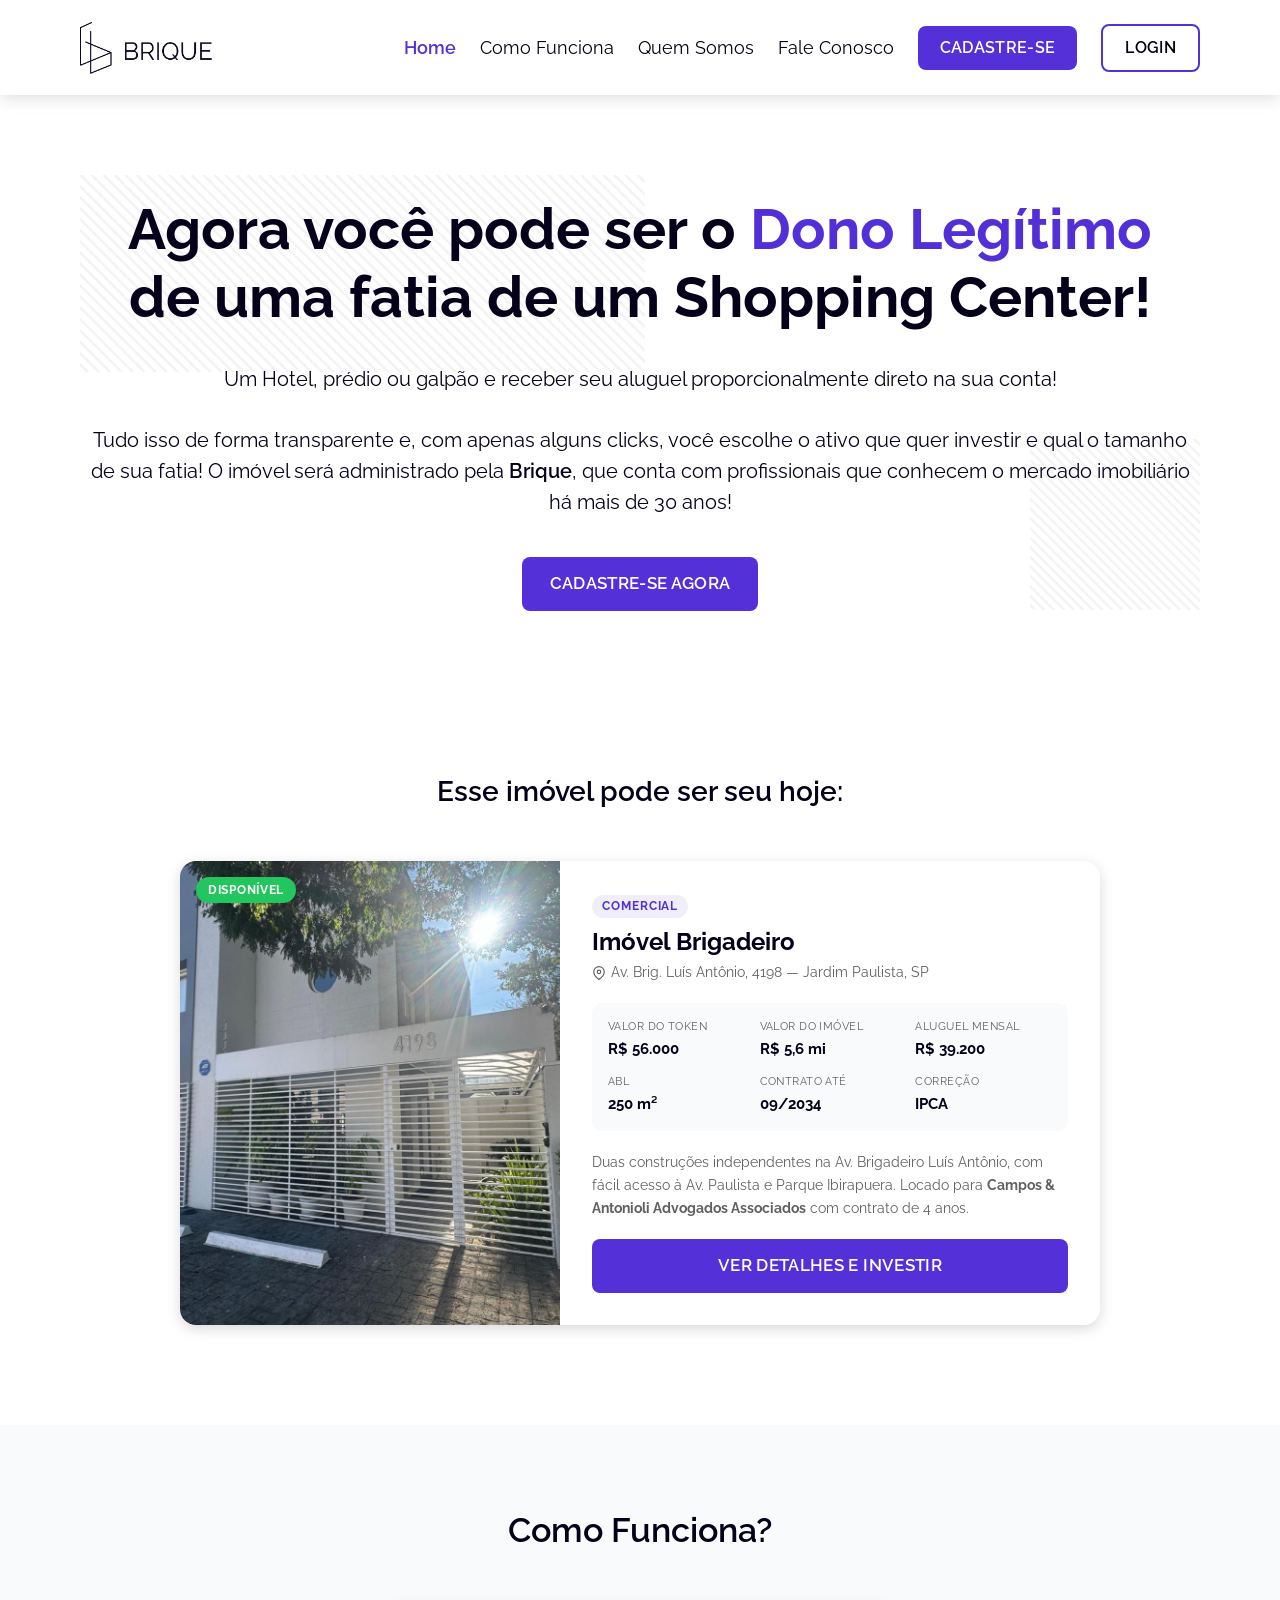
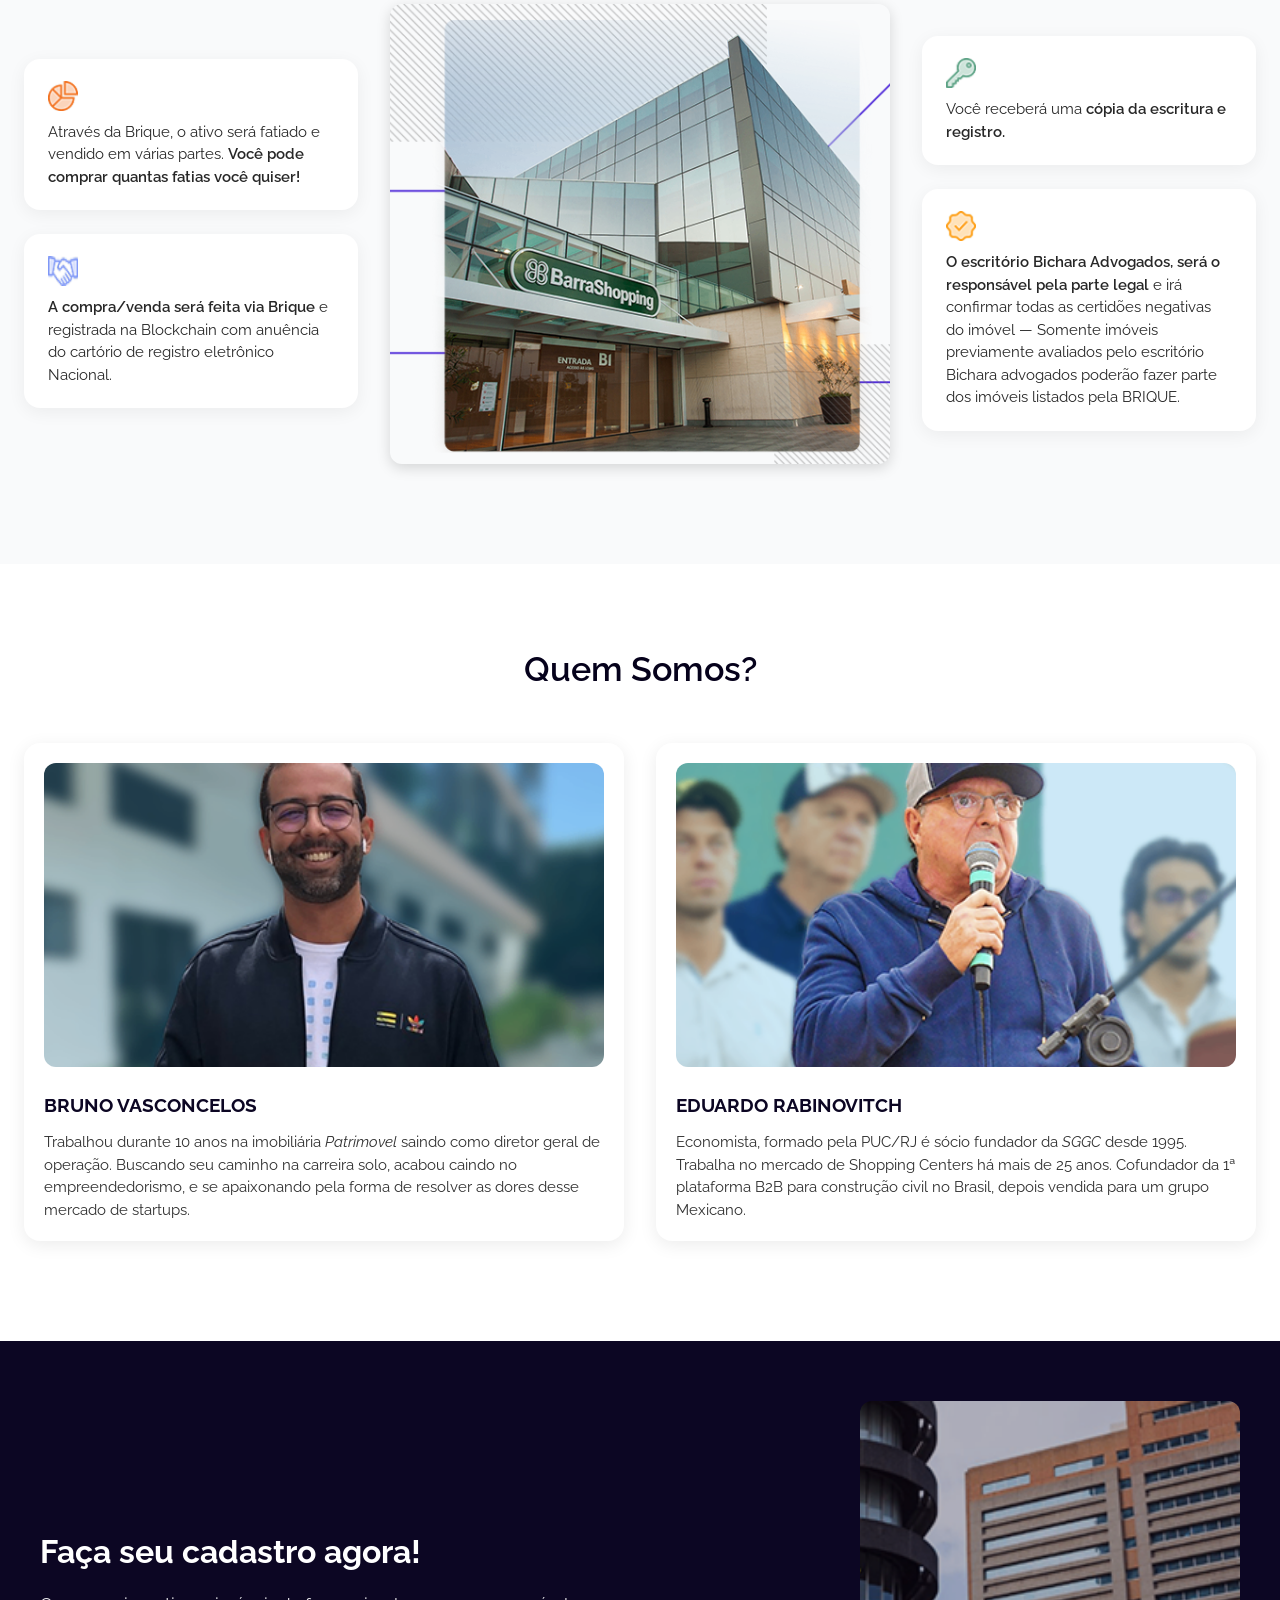
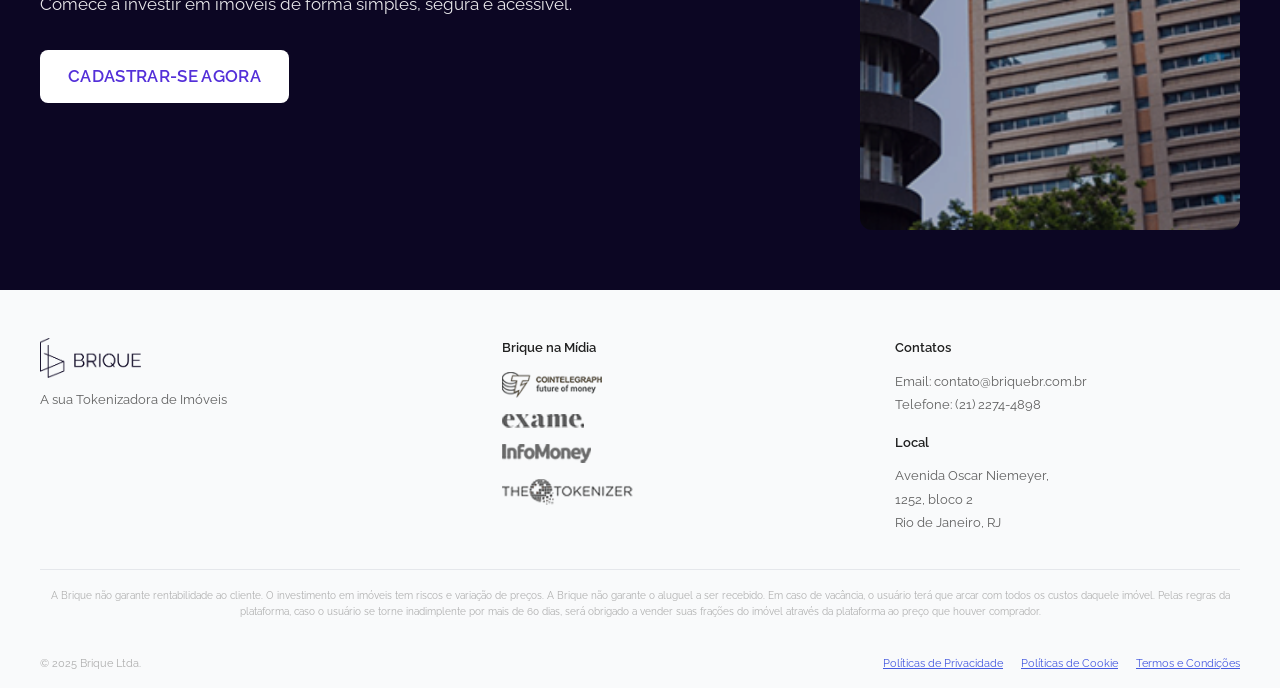
<file: index.html>
<!DOCTYPE html>
<html lang="pt-BR">
<head>
  <meta charset="UTF-8">
  <meta name="viewport" content="width=device-width, initial-scale=1.0">
  <title>Brique — A sua Tokenizadora de Imóveis</title>
  <meta name="description" content="A Brique é uma plataforma inovadora que transforma a maneira como você investe em imóveis. Seja dono de uma fatia de um Shopping Center, Hotel ou prédio e receba seu aluguel proporcionalmente.">
  <link rel="preconnect" href="https://fonts.googleapis.com">
  <link rel="preconnect" href="https://fonts.gstatic.com" crossorigin>
  <link href="https://fonts.googleapis.com/css2?family=Raleway:ital,wght@0,400;0,500;0,600;0,700;1,400&display=swap" rel="stylesheet">
  <link rel="stylesheet" href="css/style.css">
  <link rel="icon" type="image/png" href="assets/logos/brique.png">
</head>
<body>

  <!-- ============== HEADER (injetado por partials.js) ============== -->
  <div id="site-header"></div>

  <main>

    <!-- ============== S1 — HERO ============== -->
    <section class="hero">
      <div class="hero__inner">
        <h1 class="hero__title">
          Agora você pode ser o <em>Dono Legítimo</em><br>
          de uma fatia de um Shopping Center!
        </h1>
        <p class="hero__subtitle">
          Um Hotel, prédio ou galpão e receber seu aluguel proporcionalmente direto na sua conta!<br><br>
          Tudo isso de forma transparente e, com apenas alguns clicks, você escolhe o ativo que quer investir
          e qual o tamanho de sua fatia! O imóvel será administrado pela <strong>Brique</strong>, que conta com
          profissionais que conhecem o mercado imobiliário há mais de 30 anos!
        </p>
        <a href="https://app.briquebr.com.br/auth/signUp" class="btn btn-primary">Cadastre-se Agora</a>
      </div>
    </section>

    <!-- ============== S2 — IMÓVEL DISPONÍVEL ============== -->
    <section class="section-carrossel">
      <div class="container-wide">
        <h2 class="section-carrossel__title">Esse imóvel pode ser seu hoje:</h2>

        <div class="imovel-card">
          <div class="imovel-card__img">
            <img src="assets/images/imovel-brigadeiro.jpg" alt="Imóvel Brigadeiro — Av. Brigadeiro Luís Antônio, São Paulo">
            <span class="imovel-card__badge">Disponível</span>
          </div>
          <div class="imovel-card__body">
            <div class="imovel-card__header">
              <span class="imovel-card__tipo">Comercial</span>
              <h3 class="imovel-card__name">Imóvel Brigadeiro</h3>
              <p class="imovel-card__location">
                <svg viewBox="0 0 24 24" fill="none" stroke="currentColor" stroke-width="2" stroke-linecap="round" stroke-linejoin="round" width="14" height="14"><path d="M21 10c0 7-9 13-9 13s-9-6-9-13a9 9 0 0 1 18 0z"/><circle cx="12" cy="10" r="3"/></svg>
                Av. Brig. Luís Antônio, 4198 — Jardim Paulista, SP
              </p>
            </div>

            <div class="imovel-card__stats">
              <div class="imovel-card__stat">
                <span class="imovel-card__stat-label">Valor do Token</span>
                <span class="imovel-card__stat-value">R$ 56.000</span>
              </div>
              <div class="imovel-card__stat">
                <span class="imovel-card__stat-label">Valor do Imóvel</span>
                <span class="imovel-card__stat-value">R$ 5,6 mi</span>
              </div>
              <div class="imovel-card__stat">
                <span class="imovel-card__stat-label">Aluguel Mensal</span>
                <span class="imovel-card__stat-value">R$ 39.200</span>
              </div>
              <div class="imovel-card__stat">
                <span class="imovel-card__stat-label">ABL</span>
                <span class="imovel-card__stat-value">250 m²</span>
              </div>
              <div class="imovel-card__stat">
                <span class="imovel-card__stat-label">Contrato até</span>
                <span class="imovel-card__stat-value">09/2034</span>
              </div>
              <div class="imovel-card__stat">
                <span class="imovel-card__stat-label">Correção</span>
                <span class="imovel-card__stat-value">IPCA</span>
              </div>
            </div>

            <p class="imovel-card__desc">
              Duas construções independentes na Av. Brigadeiro Luís Antônio, com fácil acesso à Av. Paulista e Parque Ibirapuera. Locado para <strong>Campos & Antonioli Advogados Associados</strong> com contrato de 4 anos.
            </p>

            <a href="https://app.briquebr.com.br/item/imovel-brigadeiro" class="btn btn-primary imovel-card__cta">
              Ver detalhes e investir
            </a>
          </div>
        </div>

      </div>
    </section>

    <!-- ============== S3 — COMO FUNCIONA ============== -->
    <section class="section-how">
      <div class="container">
        <h2 class="section-title">Como Funciona?</h2>

        <div class="how__grid">
          <div class="how__col">
            <div class="how__card">
              <img class="how__card__icon" src="assets/icons/ico1.png" alt="">
              <p>
                Através da Brique, o ativo será fatiado e vendido em várias partes.
                <strong>Você pode comprar quantas fatias você quiser!</strong>
              </p>
            </div>
            <div class="how__card">
              <img class="how__card__icon" src="assets/icons/ico2.png" alt="">
              <p>
                <strong>A compra/venda será feita via Brique</strong> e registrada na Blockchain
                com anuência do cartório de registro eletrônico Nacional.
              </p>
            </div>
          </div>

          <div class="how__photo">
            <img src="assets/images/bradesco.png" alt="Imóvel Brique">
          </div>

          <div class="how__col">
            <div class="how__card">
              <img class="how__card__icon" src="assets/icons/ico3.png" alt="">
              <p>Você receberá uma <strong>cópia da escritura e registro.</strong></p>
            </div>
            <div class="how__card">
              <img class="how__card__icon" src="assets/icons/ico4.png" alt="">
              <p>
                <strong>O escritório Bichara Advogados, será o responsável pela parte legal</strong>
                e irá confirmar todas as certidões negativas do imóvel — Somente imóveis previamente
                avaliados pelo escritório Bichara advogados poderão fazer parte dos imóveis listados pela BRIQUE.
              </p>
            </div>
          </div>
        </div>
      </div>
    </section>

    <!-- ============== S4 — QUEM SOMOS ============== -->
    <section class="section-who">
      <div class="container">
        <h2 class="section-title">Quem Somos?</h2>

        <div class="who__grid">
          <article class="who__card">
            <div class="who__photo">
              <img src="assets/images/bruno.png" alt="Bruno Vasconcelos">
            </div>
            <h3 class="who__name">Bruno Vasconcelos</h3>
            <p class="who__bio">
              Trabalhou durante 10 anos na imobiliária <em>Patrimovel</em> saindo como diretor geral de operação.
              Buscando seu caminho na carreira solo, acabou caindo no empreendedorismo, e se apaixonando pela
              forma de resolver as dores desse mercado de startups.
            </p>
          </article>

          <article class="who__card">
            <div class="who__photo">
              <img src="assets/images/eduardo.png" alt="Eduardo Rabinovitch">
            </div>
            <h3 class="who__name">Eduardo Rabinovitch</h3>
            <p class="who__bio">
              Economista, formado pela PUC/RJ é sócio fundador da <em>SGGC</em> desde 1995. Trabalha no mercado
              de Shopping Centers há mais de 25 anos. Cofundador da 1ª plataforma B2B para construção civil no
              Brasil, depois vendida para um grupo Mexicano.
            </p>
          </article>
        </div>
      </div>
    </section>

    <!-- ============== S5 — CTA CADASTRAR ============== -->
    <section class="section-cta" id="cadastro">
      <div class="cta__inner">
        <div>
          <h2 class="cta__title">Faça seu cadastro agora!</h2>
          <p class="cta__text">Comece a investir em imóveis de forma simples, segura e acessível.</p>
          <a href="https://app.briquebr.com.br/auth/signUp" class="btn btn-primary">Cadastrar-se Agora</a>
        </div>
        <div class="cta__photo">
          <img src="assets/images/predios.png" alt="">
        </div>
      </div>
    </section>

  </main>

  <!-- ============== FOOTER (injetado por partials.js) ============== -->
  <div id="site-footer"></div>

  <script src="js/partials.js"></script>
  <script src="js/main.js" defer></script>
</body>
</html>
</file>
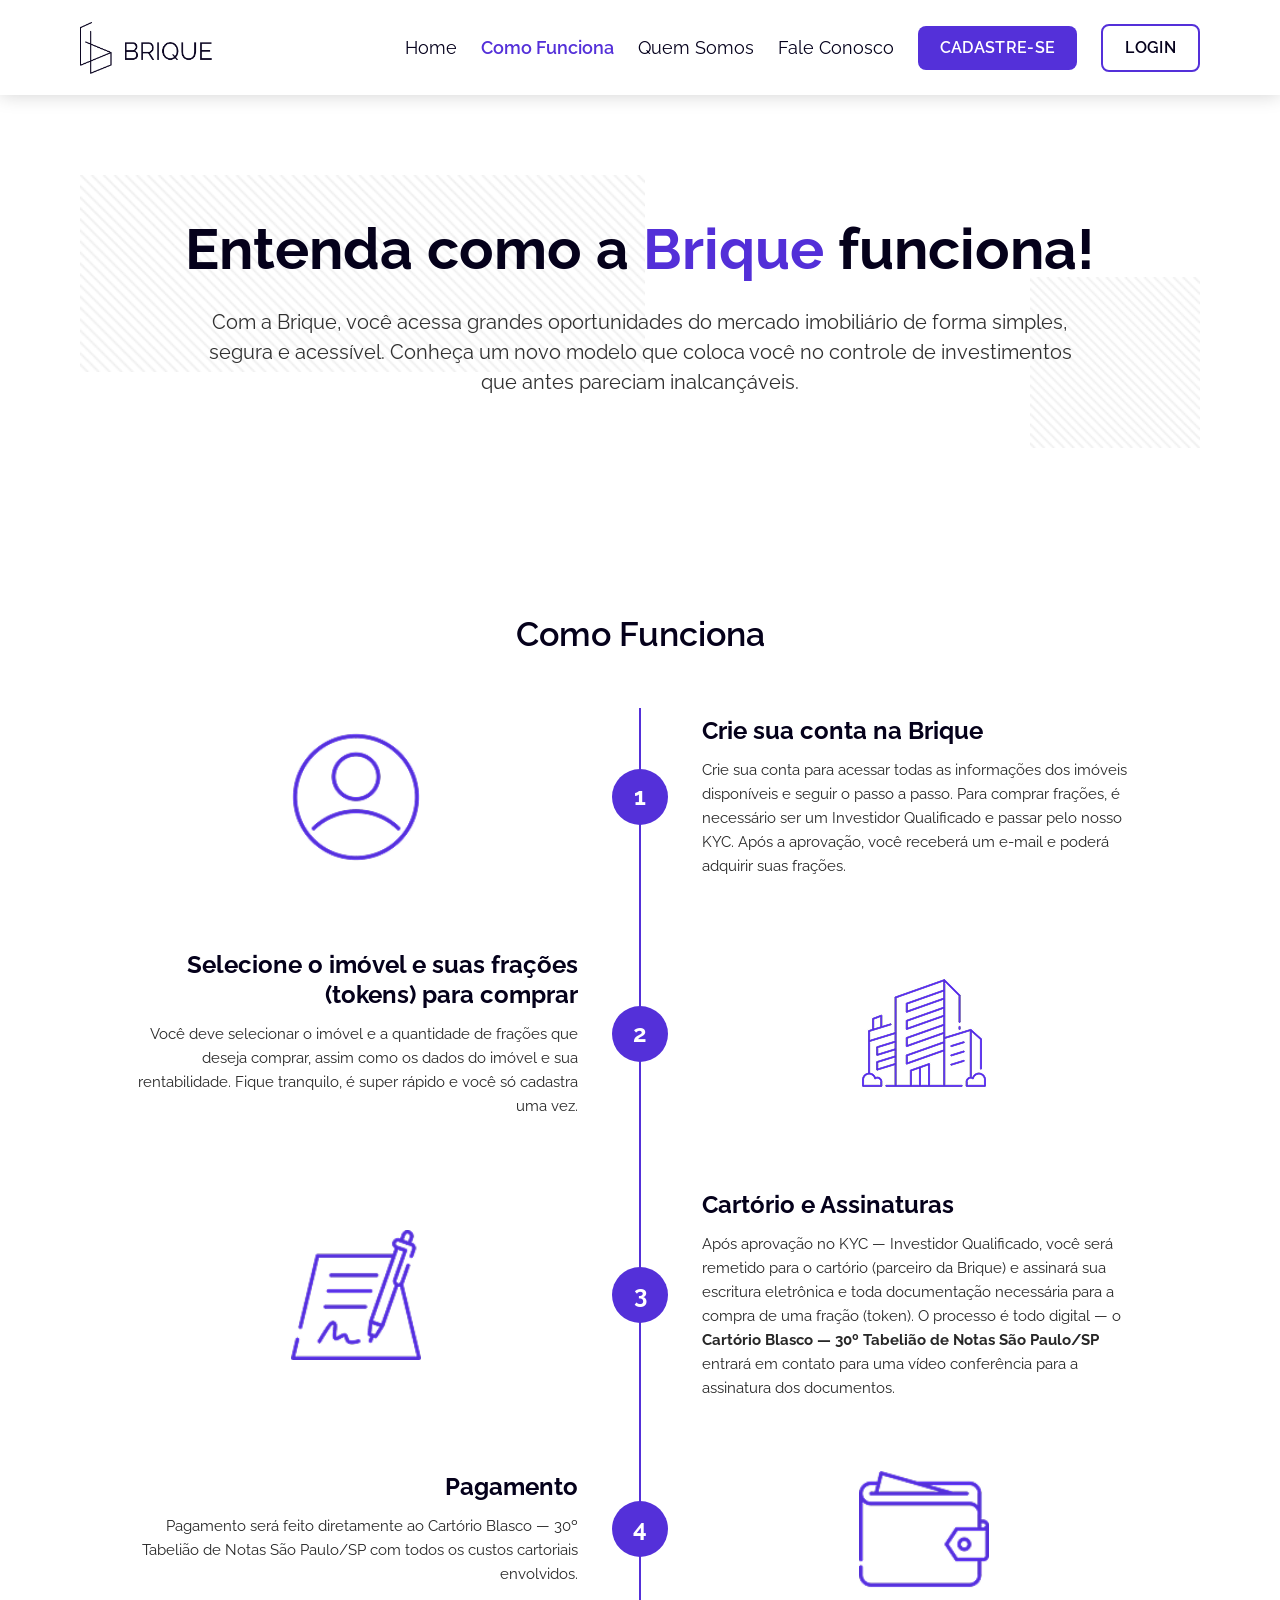
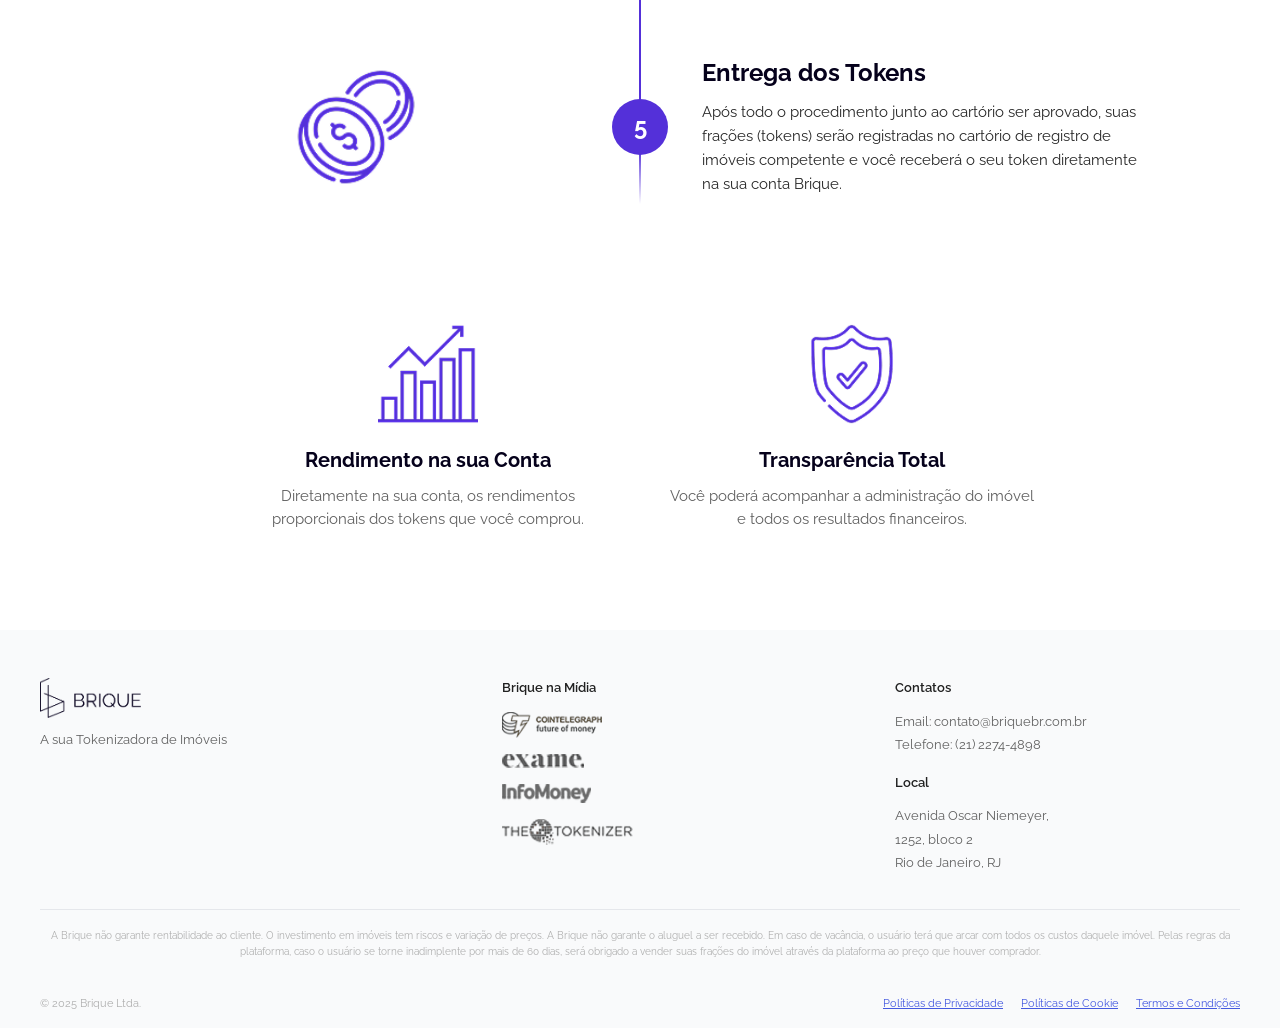
<file: como-funciona.html>
<!DOCTYPE html>
<html lang="pt-BR">
<head>
  <meta charset="UTF-8">
  <meta name="viewport" content="width=device-width, initial-scale=1.0">
  <title>Como Funciona — Brique</title>
  <meta name="description" content="Entenda como a Brique funciona. Com a Brique, você acessa grandes oportunidades do mercado imobiliário de forma simples, segura e acessível.">
  <link rel="preconnect" href="https://fonts.googleapis.com">
  <link rel="preconnect" href="https://fonts.gstatic.com" crossorigin>
  <link href="https://fonts.googleapis.com/css2?family=Raleway:ital,wght@0,400;0,500;0,600;0,700;1,400&display=swap" rel="stylesheet">
  <link rel="stylesheet" href="css/style.css">
  <link rel="icon" type="image/png" href="assets/logos/brique.png">
</head>
<body>

  <div id="site-header"></div>

  <main>

    <!-- ============== S1 — BANNER ============== -->
    <section class="page-banner">
      <div class="page-banner__inner">
        <h1 class="page-banner__title">Entenda como a <em>Brique</em> funciona!</h1>
        <p class="page-banner__subtitle">
          Com a Brique, você acessa grandes oportunidades do mercado imobiliário de forma
          simples, segura e acessível. Conheça um novo modelo que coloca você no controle
          de investimentos que antes pareciam inalcançáveis.
        </p>
      </div>
    </section>

    <!-- ============== S2 — TIMELINE ============== -->
    <section class="section-timeline">
      <h2 class="section-title">Como Funciona</h2>

      <div class="timeline">
        <!-- Etapa 1 -->
        <div class="timeline__step">
          <div class="timeline__icon"><img src="assets/icons/user.png" alt=""></div>
          <div class="timeline__center"><div class="timeline__num">1</div></div>
          <div class="timeline__text">
            <h3>Crie sua conta na Brique</h3>
            <p>
              Crie sua conta para acessar todas as informações dos imóveis disponíveis e seguir o
              passo a passo. Para comprar frações, é necessário ser um Investidor Qualificado e passar
              pelo nosso KYC. Após a aprovação, você receberá um e-mail e poderá adquirir suas frações.
            </p>
          </div>
        </div>

        <!-- Etapa 2 -->
        <div class="timeline__step timeline__step--right">
          <div class="timeline__icon"><img src="assets/icons/building.png" alt=""></div>
          <div class="timeline__center"><div class="timeline__num">2</div></div>
          <div class="timeline__text">
            <h3>Selecione o imóvel e suas frações (tokens) para comprar</h3>
            <p>
              Você deve selecionar o imóvel e a quantidade de frações que deseja comprar, assim como
              os dados do imóvel e sua rentabilidade. Fique tranquilo, é super rápido e você só cadastra uma vez.
            </p>
          </div>
        </div>

        <!-- Etapa 3 -->
        <div class="timeline__step">
          <div class="timeline__icon"><img src="assets/icons/contract.png" alt=""></div>
          <div class="timeline__center"><div class="timeline__num">3</div></div>
          <div class="timeline__text">
            <h3>Cartório e Assinaturas</h3>
            <p>
              Após aprovação no KYC — Investidor Qualificado, você será remetido para o cartório
              (parceiro da Brique) e assinará sua escritura eletrônica e toda documentação necessária
              para a compra de uma fração (token). O processo é todo digital — o
              <strong>Cartório Blasco — 30º Tabelião de Notas São Paulo/SP</strong> entrará em contato
              para uma vídeo conferência para a assinatura dos documentos.
            </p>
          </div>
        </div>

        <!-- Etapa 4 -->
        <div class="timeline__step timeline__step--right">
          <div class="timeline__icon"><img src="assets/icons/wallet.png" alt=""></div>
          <div class="timeline__center"><div class="timeline__num">4</div></div>
          <div class="timeline__text">
            <h3>Pagamento</h3>
            <p>
              Pagamento será feito diretamente ao Cartório Blasco — 30º Tabelião de Notas São Paulo/SP
              com todos os custos cartoriais envolvidos.
            </p>
          </div>
        </div>

        <!-- Etapa 5 -->
        <div class="timeline__step">
          <div class="timeline__icon"><img src="assets/icons/coins.png" alt=""></div>
          <div class="timeline__center"><div class="timeline__num">5</div></div>
          <div class="timeline__text">
            <h3>Entrega dos Tokens</h3>
            <p>
              Após todo o procedimento junto ao cartório ser aprovado, suas frações (tokens) serão
              registradas no cartório de registro de imóveis competente e você receberá o seu token
              diretamente na sua conta Brique.
            </p>
          </div>
        </div>
      </div>
    </section>

    <!-- ============== S3 — BENEFÍCIOS ============== -->
    <section class="section-benefits">
      <div class="benefits__grid">
        <article class="benefit">
          <div class="benefit__icon"><img src="assets/icons/chart.png" alt=""></div>
          <h3>Rendimento na sua Conta</h3>
          <p>Diretamente na sua conta, os rendimentos proporcionais dos tokens que você comprou.</p>
        </article>
        <article class="benefit">
          <div class="benefit__icon"><img src="assets/icons/shield.png" alt=""></div>
          <h3>Transparência Total</h3>
          <p>Você poderá acompanhar a administração do imóvel e todos os resultados financeiros.</p>
        </article>
      </div>
    </section>

  </main>

  <div id="site-footer"></div>

  <script src="js/partials.js"></script>
  <script src="js/main.js" defer></script>
</body>
</html>
</file>
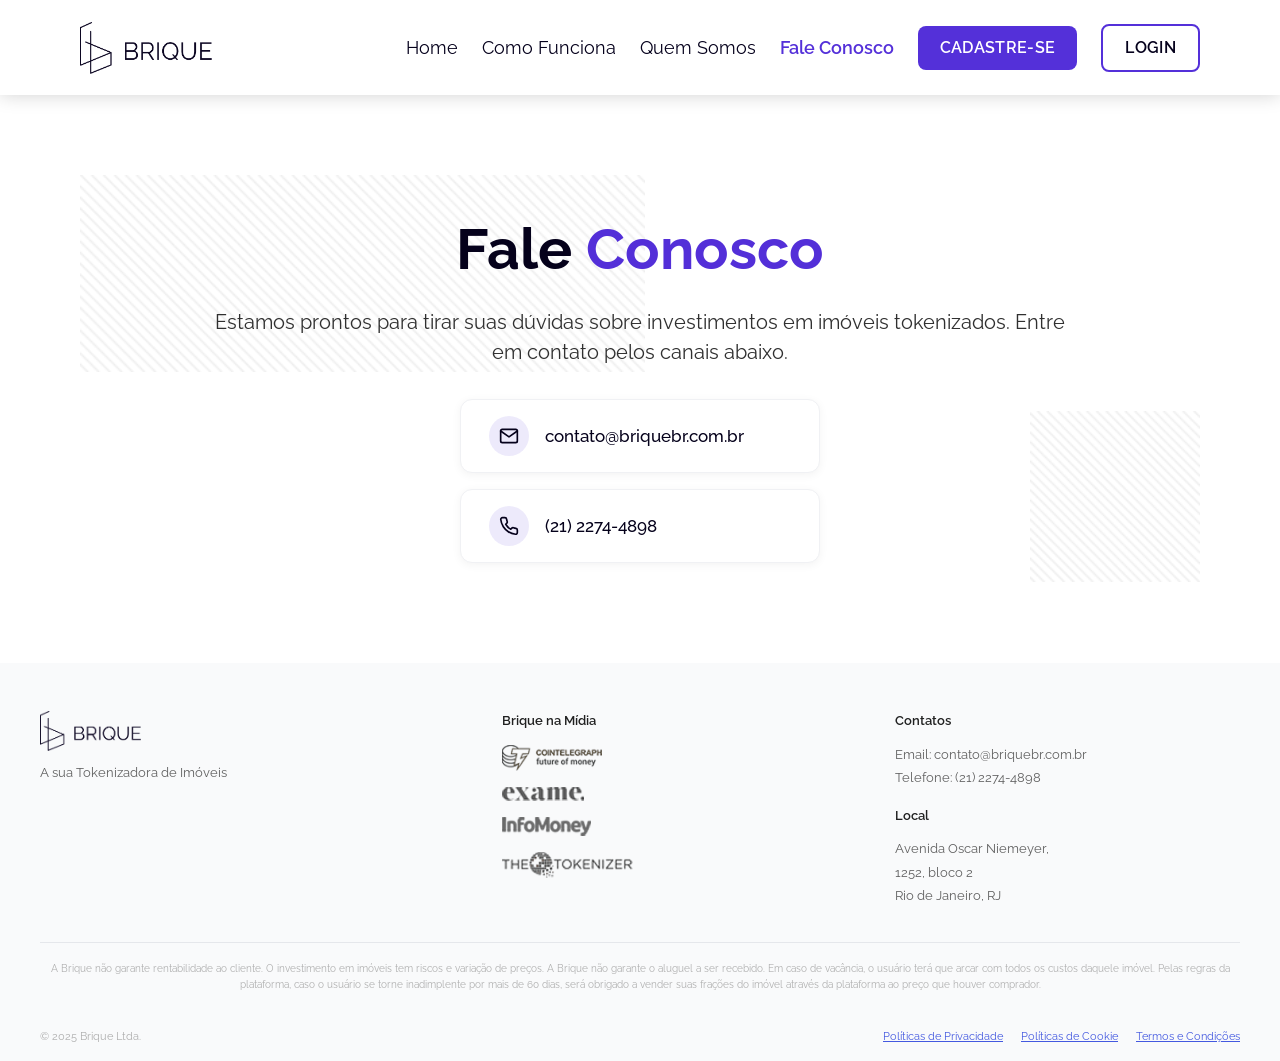
<file: contato.html>
<!DOCTYPE html>
<html lang="pt-BR">
<head>
  <meta charset="UTF-8">
  <meta name="viewport" content="width=device-width, initial-scale=1.0">
  <title>Fale Conosco — Brique</title>
  <meta name="description" content="Fale com a Brique. Tire suas dúvidas pelo email contato@briquebr.com.br ou telefone (21) 2274-4898.">
  <link rel="preconnect" href="https://fonts.googleapis.com">
  <link rel="preconnect" href="https://fonts.gstatic.com" crossorigin>
  <link href="https://fonts.googleapis.com/css2?family=Raleway:ital,wght@0,400;0,500;0,600;0,700;1,400&display=swap" rel="stylesheet">
  <link rel="stylesheet" href="css/style.css">
  <link rel="icon" type="image/png" href="assets/logos/brique.png">
</head>
<body>

  <div id="site-header"></div>

  <main>

    <!-- ============== S1 — BANNER CONTATO ============== -->
    <section class="page-banner">
      <div class="page-banner__inner">
        <h1 class="page-banner__title">Fale <em>Conosco</em></h1>
        <p class="page-banner__subtitle">
          Estamos prontos para tirar suas dúvidas sobre investimentos em imóveis tokenizados.
          Entre em contato pelos canais abaixo.
        </p>

        <div class="contact-cards">
          <a class="contact-card" href="mailto:contato@briquebr.com.br">
            <span class="contact-card__icon">
              <svg viewBox="0 0 24 24" fill="none" stroke="currentColor" stroke-width="2" stroke-linecap="round" stroke-linejoin="round">
                <path d="M4 4h16c1.1 0 2 .9 2 2v12c0 1.1-.9 2-2 2H4c-1.1 0-2-.9-2-2V6c0-1.1.9-2 2-2z"/>
                <polyline points="22,6 12,13 2,6"/>
              </svg>
            </span>
            <span>contato@briquebr.com.br</span>
          </a>

          <a class="contact-card" href="tel:+552122744898">
            <span class="contact-card__icon">
              <svg viewBox="0 0 24 24" fill="none" stroke="currentColor" stroke-width="2" stroke-linecap="round" stroke-linejoin="round">
                <path d="M22 16.92v3a2 2 0 0 1-2.18 2 19.79 19.79 0 0 1-8.63-3.07 19.5 19.5 0 0 1-6-6 19.79 19.79 0 0 1-3.07-8.67A2 2 0 0 1 4.11 2h3a2 2 0 0 1 2 1.72 12.84 12.84 0 0 0 .7 2.81 2 2 0 0 1-.45 2.11L8.09 9.91a16 16 0 0 0 6 6l1.27-1.27a2 2 0 0 1 2.11-.45 12.84 12.84 0 0 0 2.81.7A2 2 0 0 1 22 16.92z"/>
              </svg>
            </span>
            <span>(21) 2274-4898</span>
          </a>
        </div>

      </div>
    </section>

  </main>

  <div id="site-footer"></div>

  <script src="js/partials.js"></script>
  <script src="js/main.js" defer></script>
  <script type="module">
    import { submitLead } from './js/supabase.js';
    const form = document.getElementById('contact-form');
    const msgEl = form.querySelector('[data-contact-msg]');
    const btn = form.querySelector('[type="submit"]');

    form.addEventListener('submit', async (e) => {
      e.preventDefault();
      const data = Object.fromEntries(new FormData(form).entries());
      if (!data.nome || !data.email || !data.message) {
        msgEl.textContent = 'Preencha nome, e-mail e mensagem.';
        msgEl.className = 'lead-form__msg is-error';
        return;
      }
      btn.disabled = true;
      const originalLabel = btn.textContent;
      btn.textContent = 'Enviando...';
      msgEl.textContent = '';
      msgEl.className = 'lead-form__msg';

      try {
        await submitLead({
          nome: data.nome,
          email: data.email,
          whatsapp: data.whatsapp,
          message: data.message,
          source: 'contato',
        });
        msgEl.textContent = 'Mensagem enviada! Entraremos em contato em breve.';
        msgEl.className = 'lead-form__msg is-success';
        form.reset();
      } catch (err) {
        console.error(err);
        msgEl.textContent = 'Não foi possível enviar agora. Tente novamente em instantes.';
        msgEl.className = 'lead-form__msg is-error';
      } finally {
        btn.disabled = false;
        btn.textContent = originalLabel;
      }
    });
  </script>
</body>
</html>
</file>
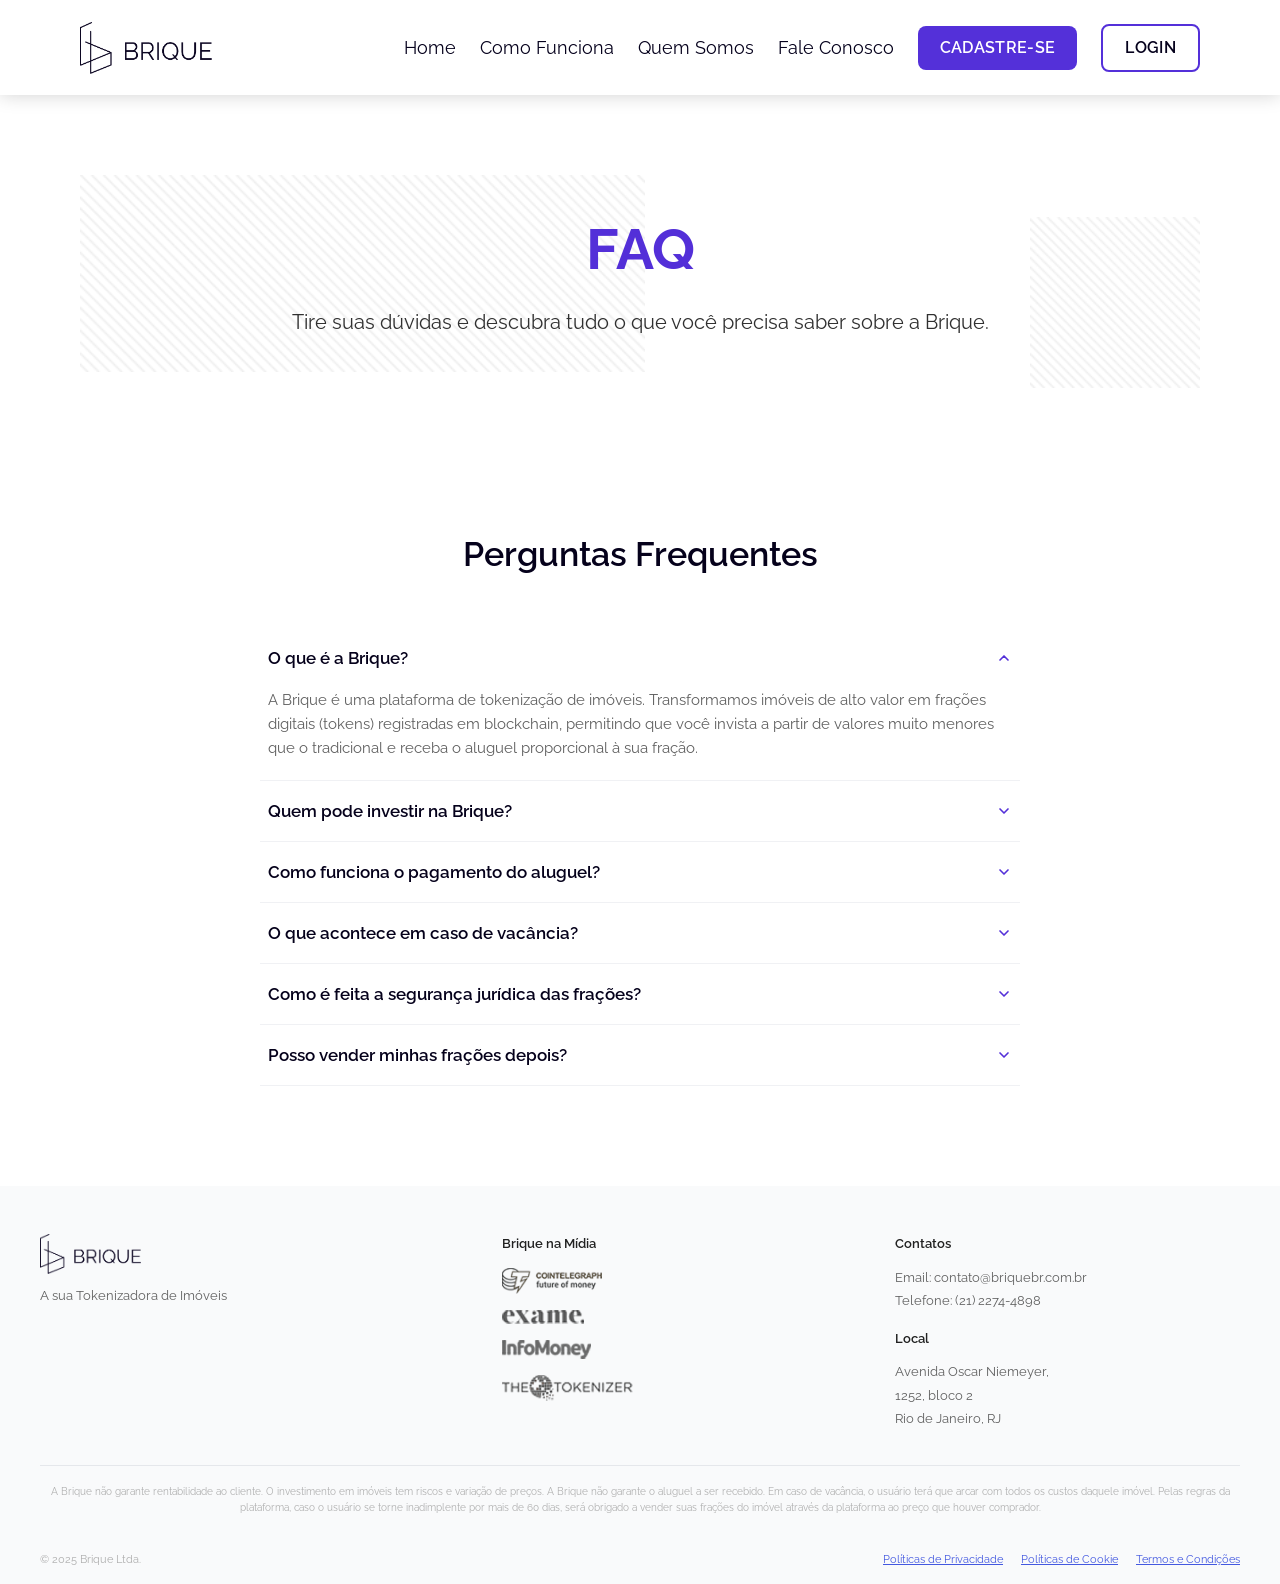
<file: faq.html>
<!DOCTYPE html>
<html lang="pt-BR">
<head>
  <meta charset="UTF-8">
  <meta name="viewport" content="width=device-width, initial-scale=1.0">
  <title>FAQ — Brique</title>
  <meta name="description" content="Tire suas dúvidas e descubra tudo o que você precisa saber sobre a Brique.">
  <link rel="preconnect" href="https://fonts.googleapis.com">
  <link rel="preconnect" href="https://fonts.gstatic.com" crossorigin>
  <link href="https://fonts.googleapis.com/css2?family=Raleway:ital,wght@0,400;0,500;0,600;0,700;1,400&display=swap" rel="stylesheet">
  <link rel="stylesheet" href="css/style.css">
  <link rel="icon" type="image/png" href="assets/logos/brique.png">
</head>
<body>

  <div id="site-header"></div>

  <main>

    <!-- ============== S1 — BANNER FAQ ============== -->
    <section class="page-banner">
      <div class="page-banner__inner">
        <h1 class="page-banner__title"><em>FAQ</em></h1>
        <p class="page-banner__subtitle">
          Tire suas dúvidas e descubra tudo o que você precisa saber sobre a Brique.
        </p>
      </div>
    </section>

    <!-- ============== S2 — PERGUNTAS FREQUENTES ============== -->
    <section class="section-faq">
      <h2 class="section-title">Perguntas Frequentes</h2>

      <div class="faq">

        <div class="faq__item is-open" data-faq-item>
          <button class="faq__trigger" data-faq-trigger aria-expanded="true">
            <span>O que é a Brique?</span>
            <svg class="faq__chevron" viewBox="0 0 24 24" fill="none" stroke="currentColor" stroke-width="2.5" stroke-linecap="round" stroke-linejoin="round"><polyline points="6 9 12 15 18 9"/></svg>
          </button>
          <div class="faq__answer">
            <p>
              A Brique é uma plataforma de tokenização de imóveis. Transformamos imóveis de alto valor em
              frações digitais (tokens) registradas em blockchain, permitindo que você invista a partir
              de valores muito menores que o tradicional e receba o aluguel proporcional à sua fração.
            </p>
          </div>
        </div>

        <div class="faq__item" data-faq-item>
          <button class="faq__trigger" data-faq-trigger aria-expanded="false">
            <span>Quem pode investir na Brique?</span>
            <svg class="faq__chevron" viewBox="0 0 24 24" fill="none" stroke="currentColor" stroke-width="2.5" stroke-linecap="round" stroke-linejoin="round"><polyline points="6 9 12 15 18 9"/></svg>
          </button>
          <div class="faq__answer">
            <p>
              Atualmente, somente Investidores Qualificados podem comprar frações na plataforma. Após criar
              sua conta, você passa pelo processo de KYC e, uma vez aprovado, pode adquirir suas frações.
            </p>
          </div>
        </div>

        <div class="faq__item" data-faq-item>
          <button class="faq__trigger" data-faq-trigger aria-expanded="false">
            <span>Como funciona o pagamento do aluguel?</span>
            <svg class="faq__chevron" viewBox="0 0 24 24" fill="none" stroke="currentColor" stroke-width="2.5" stroke-linecap="round" stroke-linejoin="round"><polyline points="6 9 12 15 18 9"/></svg>
          </button>
          <div class="faq__answer">
            <p>
              O aluguel recebido pelo imóvel é distribuído proporcionalmente à fração de cada investidor
              e creditado diretamente na sua conta Brique. Você pode acompanhar toda a administração
              do imóvel e os resultados financeiros pela plataforma.
            </p>
          </div>
        </div>

        <div class="faq__item" data-faq-item>
          <button class="faq__trigger" data-faq-trigger aria-expanded="false">
            <span>O que acontece em caso de vacância?</span>
            <svg class="faq__chevron" viewBox="0 0 24 24" fill="none" stroke="currentColor" stroke-width="2.5" stroke-linecap="round" stroke-linejoin="round"><polyline points="6 9 12 15 18 9"/></svg>
          </button>
          <div class="faq__answer">
            <p>
              Em caso de vacância, os custos do imóvel (condomínio, IPTU, manutenção) são divididos
              proporcionalmente entre os detentores das frações. A Brique não garante o aluguel a ser
              recebido.
            </p>
          </div>
        </div>

        <div class="faq__item" data-faq-item>
          <button class="faq__trigger" data-faq-trigger aria-expanded="false">
            <span>Como é feita a segurança jurídica das frações?</span>
            <svg class="faq__chevron" viewBox="0 0 24 24" fill="none" stroke="currentColor" stroke-width="2.5" stroke-linecap="round" stroke-linejoin="round"><polyline points="6 9 12 15 18 9"/></svg>
          </button>
          <div class="faq__answer">
            <p>
              Todos os imóveis listados são avaliados previamente pelo escritório Bichara Advogados,
              que confirma certidões negativas e a parte legal da operação. As compras e vendas são
              registradas em blockchain com anuência do Cartório Blasco — 30º Tabelião de Notas São
              Paulo/SP, garantindo o registro eletrônico nacional.
            </p>
          </div>
        </div>

        <div class="faq__item" data-faq-item>
          <button class="faq__trigger" data-faq-trigger aria-expanded="false">
            <span>Posso vender minhas frações depois?</span>
            <svg class="faq__chevron" viewBox="0 0 24 24" fill="none" stroke="currentColor" stroke-width="2.5" stroke-linecap="round" stroke-linejoin="round"><polyline points="6 9 12 15 18 9"/></svg>
          </button>
          <div class="faq__answer">
            <p>
              Sim. A Brique mantém um marketplace onde você pode listar suas frações para venda. O preço
              é definido por você e a transação ocorre quando houver um comprador interessado, com o
              devido registro em blockchain e no cartório.
            </p>
          </div>
        </div>

      </div>
    </section>

  </main>

  <div id="site-footer"></div>

  <script src="js/partials.js"></script>
  <script src="js/main.js" defer></script>
</body>
</html>
</file>
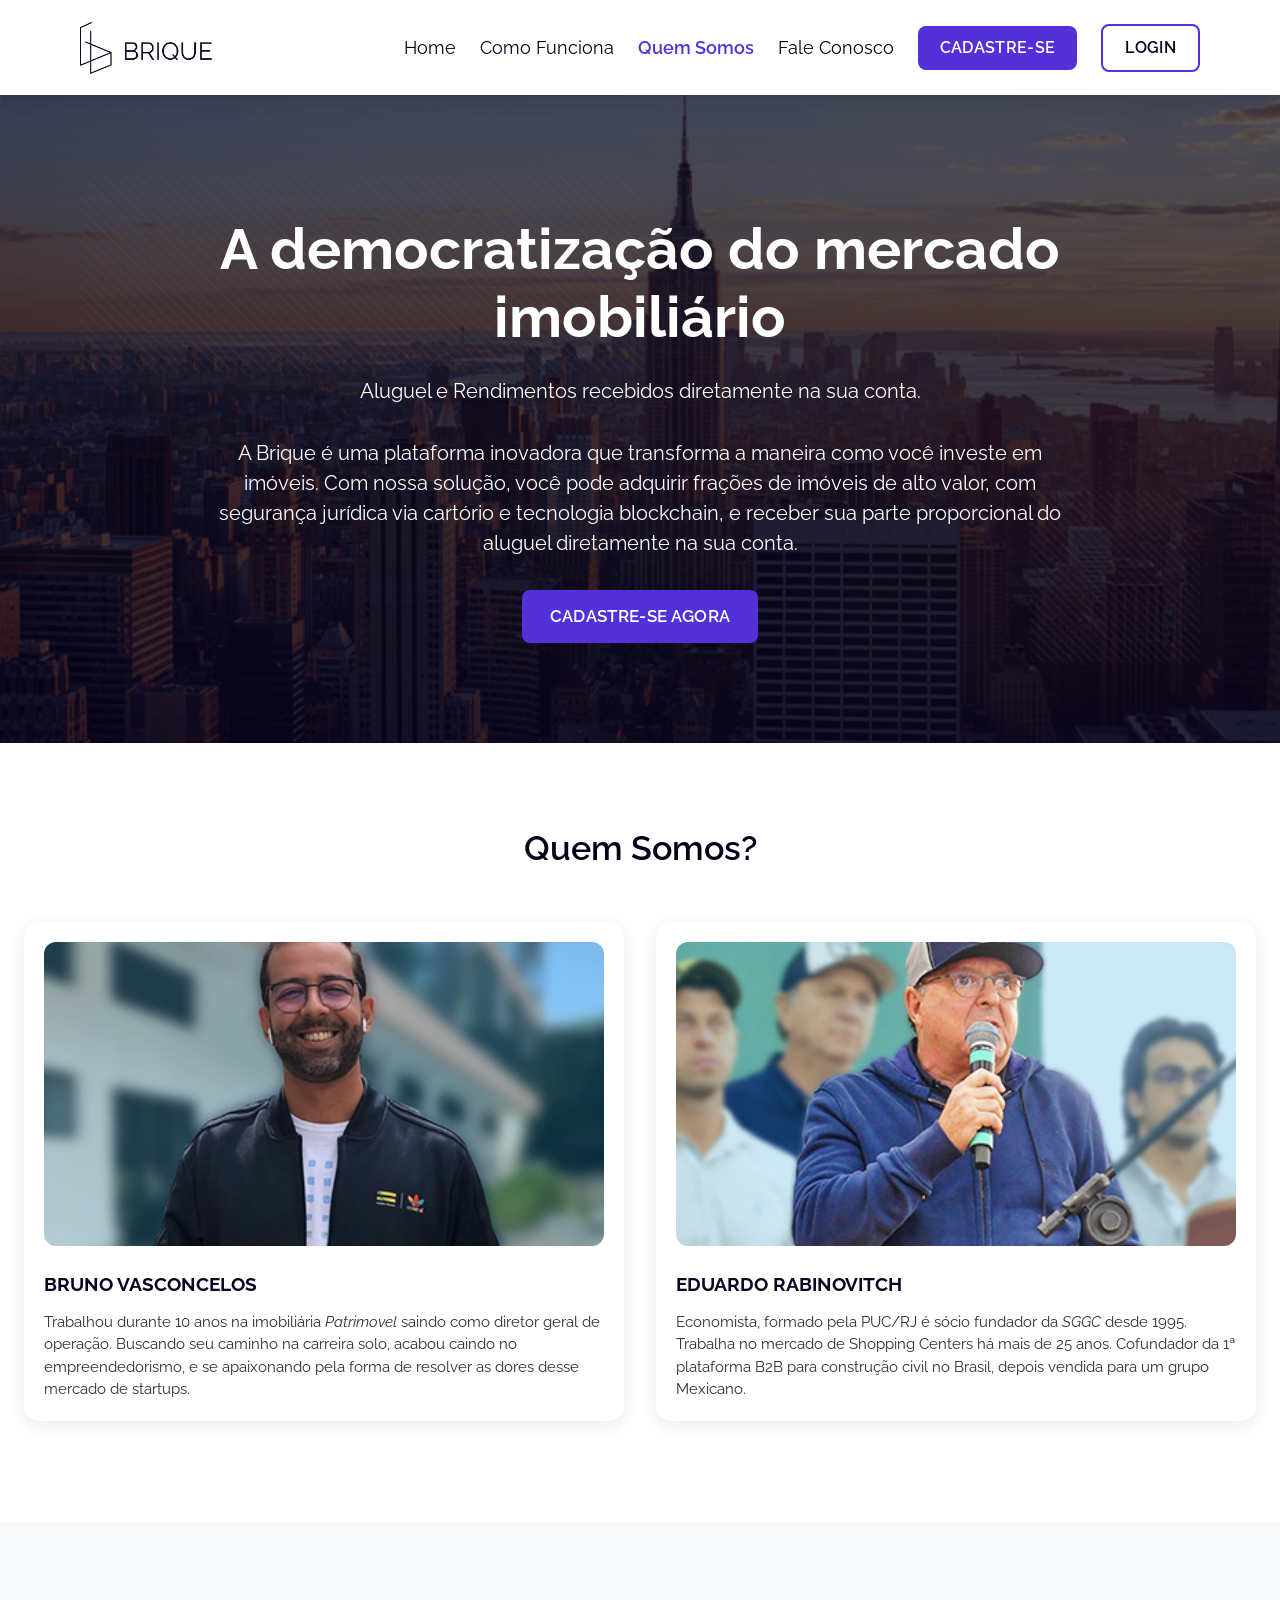
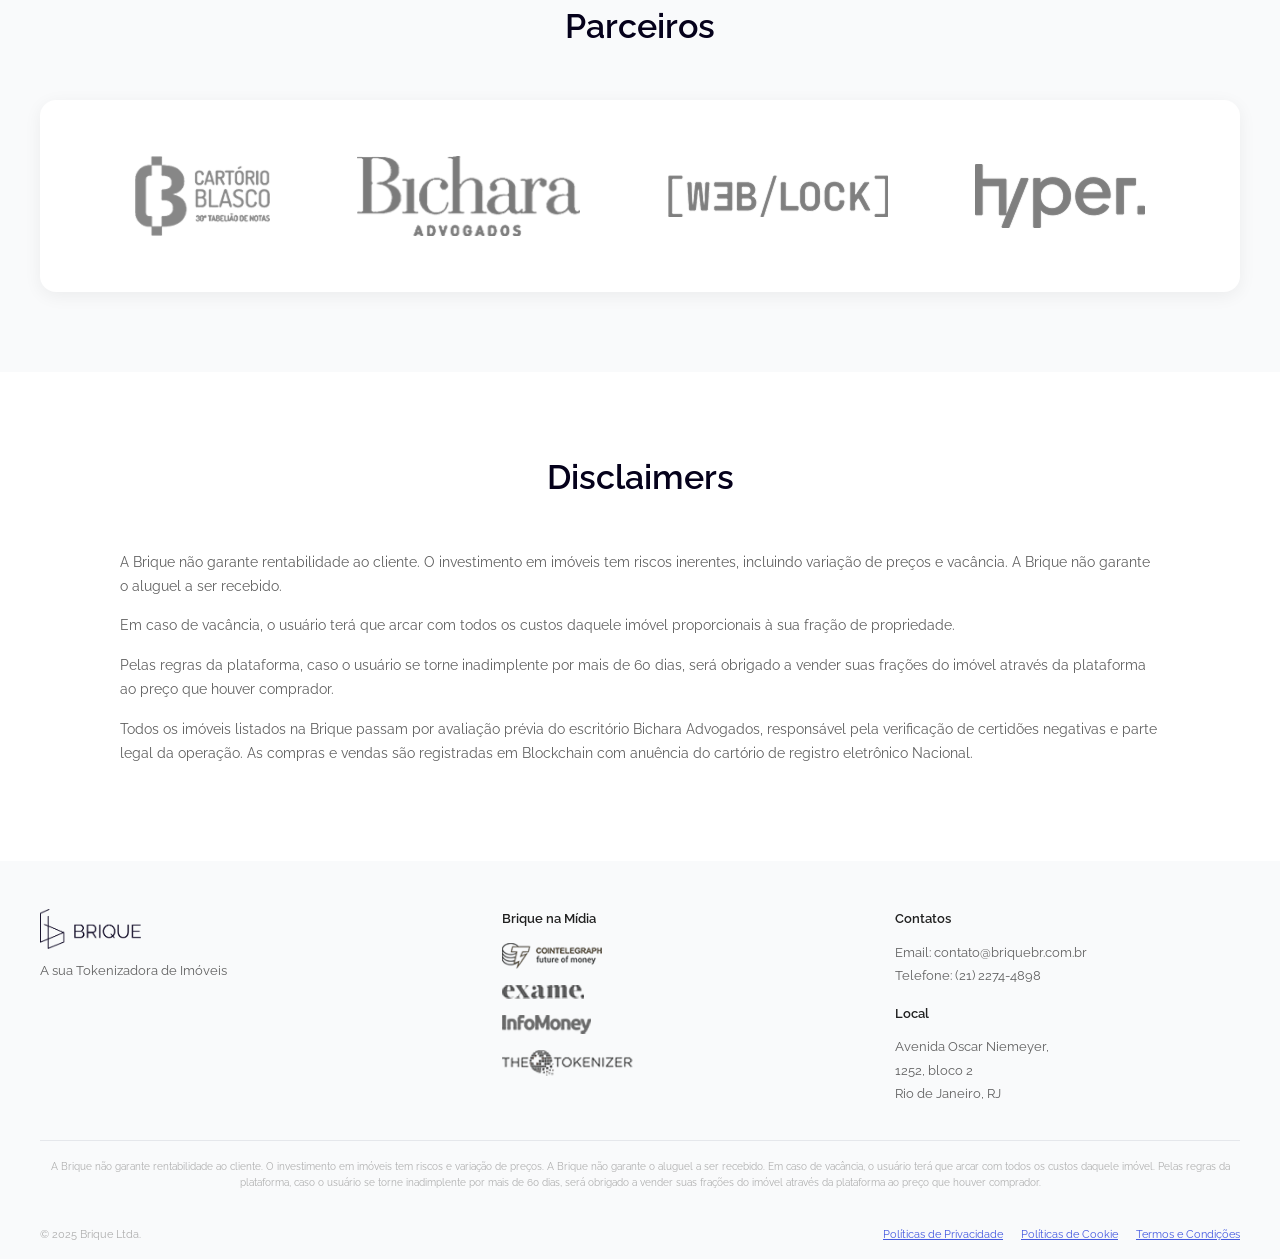
<file: quem-somos.html>
<!DOCTYPE html>
<html lang="pt-BR">
<head>
  <meta charset="UTF-8">
  <meta name="viewport" content="width=device-width, initial-scale=1.0">
  <title>Quem Somos — Brique</title>
  <meta name="description" content="A Brique é uma plataforma inovadora que transforma a maneira como você investe em imóveis. Conheça nossos sócios e parceiros.">
  <link rel="preconnect" href="https://fonts.googleapis.com">
  <link rel="preconnect" href="https://fonts.gstatic.com" crossorigin>
  <link href="https://fonts.googleapis.com/css2?family=Raleway:ital,wght@0,400;0,500;0,600;0,700;1,400&display=swap" rel="stylesheet">
  <link rel="stylesheet" href="css/style.css">
  <link rel="icon" type="image/png" href="assets/logos/brique.png">
</head>
<body>

  <div id="site-header"></div>

  <main>

    <!-- ============== S1 — BANNER NYC ============== -->
    <section class="page-banner page-banner--photo">
      <div class="page-banner__inner">
        <h1 class="page-banner__title">A democratização do mercado imobiliário</h1>
        <p class="page-banner__subtitle">Aluguel e Rendimentos recebidos diretamente na sua conta.</p>
        <p class="page-banner__subtitle">
          A Brique é uma plataforma inovadora que transforma a maneira como você investe em imóveis.
          Com nossa solução, você pode adquirir frações de imóveis de alto valor, com segurança jurídica
          via cartório e tecnologia blockchain, e receber sua parte proporcional do aluguel diretamente
          na sua conta.
        </p>
        <a href="https://app.briquebr.com.br/auth/signUp" class="btn btn-primary">Cadastre-se Agora</a>
      </div>
    </section>

    <!-- ============== S2 — QUEM SOMOS ============== -->
    <section class="section-who">
      <div class="container">
        <h2 class="section-title">Quem Somos?</h2>
        <div class="who__grid">
          <article class="who__card">
            <div class="who__photo"><img src="assets/images/bruno.png" alt="Bruno Vasconcelos"></div>
            <h3 class="who__name">Bruno Vasconcelos</h3>
            <p class="who__bio">
              Trabalhou durante 10 anos na imobiliária <em>Patrimovel</em> saindo como diretor geral de operação.
              Buscando seu caminho na carreira solo, acabou caindo no empreendedorismo, e se apaixonando pela
              forma de resolver as dores desse mercado de startups.
            </p>
          </article>
          <article class="who__card">
            <div class="who__photo"><img src="assets/images/eduardo.png" alt="Eduardo Rabinovitch"></div>
            <h3 class="who__name">Eduardo Rabinovitch</h3>
            <p class="who__bio">
              Economista, formado pela PUC/RJ é sócio fundador da <em>SGGC</em> desde 1995. Trabalha no mercado
              de Shopping Centers há mais de 25 anos. Cofundador da 1ª plataforma B2B para construção civil no
              Brasil, depois vendida para um grupo Mexicano.
            </p>
          </article>
        </div>
      </div>
    </section>

    <!-- ============== S3 — PARCEIROS ============== -->
    <section class="section-parceiros">
      <h2 class="section-title">Parceiros</h2>
      <div class="parceiros__box">
        <div class="parceiros__grid">
          <img src="assets/partners/cartorio-blasco.png" alt="Cartório Blasco">
          <img src="assets/partners/bichara.png" alt="Bichara Advogados">
          <img src="assets/partners/web-lock.png" alt="Web/Lock">
          <img src="assets/partners/hyper.png" alt="Hyper">
        </div>
      </div>
    </section>

    <!-- ============== S4 — DISCLAIMERS ============== -->
    <section class="section-disclaimers">
      <div class="disclaimers__box">
        <h2 class="section-title">Disclaimers</h2>
        <p>
          A Brique não garante rentabilidade ao cliente. O investimento em imóveis tem riscos inerentes,
          incluindo variação de preços e vacância. A Brique não garante o aluguel a ser recebido.
        </p>
        <p>
          Em caso de vacância, o usuário terá que arcar com todos os custos daquele imóvel proporcionais
          à sua fração de propriedade.
        </p>
        <p>
          Pelas regras da plataforma, caso o usuário se torne inadimplente por mais de 60 dias, será
          obrigado a vender suas frações do imóvel através da plataforma ao preço que houver comprador.
        </p>
        <p>
          Todos os imóveis listados na Brique passam por avaliação prévia do escritório Bichara Advogados,
          responsável pela verificação de certidões negativas e parte legal da operação. As compras e
          vendas são registradas em Blockchain com anuência do cartório de registro eletrônico Nacional.
        </p>
      </div>
    </section>

  </main>

  <div id="site-footer"></div>

  <script src="js/partials.js"></script>
  <script src="js/main.js" defer></script>
</body>
</html>
</file>
<file: css/style.css>
/* ============================================
   BRIQUE — Design Tokens
============================================ */
:root {
  /* Cores */
  --color-primary: #5430D9;
  --color-primary-alt: #532FD8;
  --color-primary-light: #6B4FE8;
  --color-dark: #05011C;
  --color-dark-2: #0c0623;
  --color-dark-3: #05011B;
  --color-text: #272727;
  --color-text-2: #303030;
  --color-muted: #606060;
  --color-muted-2: #aeaeae;
  --color-bg: #ffffff;
  --color-bg-alt: #f9fafb;
  --color-border: #f0f1f4;

  /* Tipografia */
  --font-sans: 'Raleway', system-ui, -apple-system, sans-serif;

  /* Layout */
  --container: 1280px;
  --container-wide: 1432px;
  --radius: 8px;
  --shadow-card: 0 4px 14px rgba(0, 0, 0, 0.15);
  --shadow-header: 0 0 18px rgba(0, 0, 0, 0.18);
}

/* ============================================
   Reset
============================================ */
*, *::before, *::after { box-sizing: border-box; }
* { margin: 0; padding: 0; }

html { scroll-behavior: smooth; }

body {
  font-family: var(--font-sans);
  font-size: 16px;
  line-height: 1.5;
  color: var(--color-text);
  background: var(--color-bg);
  -webkit-font-smoothing: antialiased;
  -moz-osx-font-smoothing: grayscale;
}

img { max-width: 100%; display: block; height: auto; }
a { color: inherit; text-decoration: none; }
button { font-family: inherit; cursor: pointer; border: 0; background: 0; }
ul, ol { list-style: none; }

/* ============================================
   Utilities
============================================ */
.container {
  max-width: var(--container);
  margin: 0 auto;
  padding: 0 24px;
}
.container-wide {
  max-width: var(--container-wide);
  margin: 0 auto;
  padding: 0 24px;
}

.section-title {
  font-size: clamp(28px, 3vw, 34px);
  font-weight: 600;
  color: var(--color-dark-3);
  text-align: center;
  margin-bottom: 48px;
}

.btn {
  display: inline-flex;
  align-items: center;
  justify-content: center;
  padding: 14px 28px;
  border-radius: var(--radius);
  font-weight: 600;
  font-size: 17px;
  text-transform: uppercase;
  letter-spacing: 0.02em;
  transition: transform 0.15s ease, box-shadow 0.15s ease, background 0.15s ease;
  white-space: nowrap;
}
.btn:hover { transform: translateY(-1px); box-shadow: 0 6px 16px rgba(84, 48, 217, 0.25); }
.btn:active { transform: translateY(0); }

.btn-primary {
  background: var(--color-primary);
  color: #fff;
}
.btn-primary:hover { background: var(--color-primary-light); }

.btn-outline {
  background: transparent;
  color: var(--color-primary);
  border: 1.5px solid var(--color-border);
  background: var(--color-bg-alt);
}
.btn-outline:hover { border-color: var(--color-primary); }

.btn-outline-dark {
  background: transparent;
  color: var(--color-dark);
  border: 2px solid var(--color-primary);
}

/* ============================================
   Header
============================================ */
.site-header {
  position: sticky;
  top: 0;
  z-index: 50;
  background: #fff;
  box-shadow: var(--shadow-header);
}
.site-header__inner {
  max-width: 1600px;
  margin: 0 auto;
  display: flex;
  align-items: center;
  justify-content: space-between;
  padding: 16px 80px;
  height: 95px;
}
.site-header__logo img {
  height: 52px;
  width: auto;
}
.site-nav {
  display: flex;
  align-items: center;
  gap: 24px;
}
.site-nav__link {
  font-size: 18px;
  color: var(--color-dark);
  transition: color 0.15s ease;
}
.site-nav__link:hover { color: var(--color-primary); }
.site-nav__link.is-active { color: var(--color-primary); font-weight: 600; }
.site-nav .btn { padding: 10px 22px; font-size: 16px; }

.site-header__burger {
  display: none;
  background: none;
  border: 0;
  cursor: pointer;
  padding: 8px;
}
.site-header__burger span {
  display: block;
  width: 26px;
  height: 2px;
  background: var(--color-dark);
  margin: 5px 0;
  transition: transform 0.2s ease, opacity 0.2s ease;
}
.site-header__burger.is-open span:nth-child(1) { transform: translateY(7px) rotate(45deg); }
.site-header__burger.is-open span:nth-child(2) { opacity: 0; }
.site-header__burger.is-open span:nth-child(3) { transform: translateY(-7px) rotate(-45deg); }

@media (max-width: 1024px) {
  .site-header__inner { padding: 12px 24px; height: 72px; }
  .site-header__logo img { height: 40px; }
  .site-header__burger { display: block; }
  .site-nav {
    position: absolute;
    top: 72px;
    left: 0;
    right: 0;
    background: #fff;
    flex-direction: column;
    padding: 24px;
    gap: 16px;
    box-shadow: 0 8px 18px rgba(0, 0, 0, 0.08);
    transform: translateY(-150%);
    transition: transform 0.25s ease;
  }
  .site-nav.is-open { transform: translateY(0); }
  .site-nav .btn { width: 100%; }
}

/* ============================================
   Hero — S1 Banner
============================================ */
.hero {
  position: relative;
  background: #fff;
  padding: 100px 24px 80px;
  overflow: hidden;
  text-align: center;
}
.hero::before {
  content: '';
  position: absolute;
  top: 80px; left: 80px;
  width: 567px; height: 197px;
  background: url('../assets/images/lines-large.png') no-repeat;
  background-size: contain;
  opacity: 0.3;
  pointer-events: none;
}
.hero::after {
  content: '';
  position: absolute;
  right: 80px; bottom: 80px;
  width: 170px; height: 172px;
  background: url('../assets/images/lines-small.png') no-repeat;
  background-size: contain;
  opacity: 0.3;
  pointer-events: none;
}
.hero__inner {
  position: relative;
  max-width: 1100px;
  margin: 0 auto;
  z-index: 1;
}
.hero__title {
  font-size: clamp(36px, 5vw, 57px);
  font-weight: 700;
  line-height: 1.2;
  color: var(--color-dark-3);
  margin-bottom: 32px;
}
.hero__title em {
  font-style: normal;
  color: var(--color-primary-alt);
}
.hero__subtitle {
  font-size: clamp(16px, 1.6vw, 23px);
  color: var(--color-dark-3);
  line-height: 1.5;
  margin-bottom: 40px;
}
.hero__subtitle strong { font-weight: 600; }

/* ============================================
   S2 — Carrossel de Imóveis
============================================ */
.section-carrossel {
  padding: 80px 0 100px;
  background: #fff;
}
.section-carrossel__title {
  font-size: clamp(22px, 2.5vw, 28px);
  font-weight: 600;
  color: var(--color-dark-3);
  text-align: center;
  margin-bottom: 48px;
}
.carrossel {
  position: relative;
}
.carrossel__viewport {
  overflow: hidden;
  scroll-behavior: smooth;
  scroll-snap-type: x mandatory;
  padding: 16px 8px 32px;
}
.carrossel__track {
  display: flex;
  gap: 28px;
  scroll-behavior: smooth;
}
.carrossel__item {
  flex: 0 0 320px;
  scroll-snap-align: start;
  border-radius: 12px;
  overflow: hidden;
  box-shadow: var(--shadow-card);
  transition: transform 0.2s ease;
}
.carrossel__item:hover { transform: translateY(-4px); }
.carrossel__item img {
  width: 100%;
  height: auto;
  display: block;
}
.carrossel__btn {
  position: absolute;
  top: 50%;
  transform: translateY(-50%);
  width: 44px;
  height: 44px;
  border-radius: 50%;
  background: #fff;
  color: var(--color-primary);
  box-shadow: 0 2px 12px rgba(0, 0, 0, 0.15);
  display: grid;
  place-items: center;
  z-index: 5;
  transition: background 0.15s ease, color 0.15s ease;
}
.carrossel__btn:hover { background: var(--color-primary); color: #fff; }
.carrossel__btn--prev { left: -8px; }
.carrossel__btn--next { right: -8px; }
.carrossel__btn svg { width: 18px; height: 18px; }
.carrossel__cta { text-align: center; margin-top: 24px; }

@media (max-width: 640px) {
  .carrossel__item { flex: 0 0 80%; }
}

/* ============================================
   Imóvel Card (substitui carrossel)
============================================ */
.imovel-card {
  display: flex;
  gap: 0;
  background: #fff;
  border-radius: 16px;
  box-shadow: var(--shadow-card);
  overflow: hidden;
  max-width: 920px;
  margin: 0 auto;
}
.imovel-card__img {
  flex: 0 0 380px;
  position: relative;
  min-height: 320px;
  overflow: hidden;
}
.imovel-card__img img {
  width: 100%;
  height: 100%;
  object-fit: cover;
}
.imovel-card__badge {
  position: absolute;
  top: 16px;
  left: 16px;
  background: #22c55e;
  color: #fff;
  font-size: 0.75rem;
  font-weight: 700;
  text-transform: uppercase;
  letter-spacing: .06em;
  padding: 4px 12px;
  border-radius: 20px;
}
.imovel-card__body {
  flex: 1;
  padding: 32px;
  display: flex;
  flex-direction: column;
  gap: 20px;
}
.imovel-card__tipo {
  display: inline-block;
  font-size: 0.72rem;
  font-weight: 700;
  text-transform: uppercase;
  letter-spacing: .08em;
  color: var(--color-primary);
  background: rgba(84,48,217,.08);
  padding: 3px 10px;
  border-radius: 20px;
}
.imovel-card__name {
  font-size: 1.5rem;
  font-weight: 700;
  color: var(--color-dark);
  margin-top: 6px;
}
.imovel-card__location {
  display: flex;
  align-items: center;
  gap: 5px;
  color: var(--color-muted);
  font-size: 0.88rem;
  margin-top: 2px;
}
.imovel-card__stats {
  display: grid;
  grid-template-columns: repeat(3, auto);
  gap: 14px 20px;
  padding: 16px;
  background: var(--color-bg-alt);
  border-radius: 10px;
  width: 100%;
}
.imovel-card__stat {
  display: flex;
  flex-direction: column;
  gap: 2px;
  min-width: 0;
}
.imovel-card__stat-label {
  font-size: 0.68rem;
  text-transform: uppercase;
  letter-spacing: .04em;
  color: var(--color-muted);
  white-space: nowrap;
}
.imovel-card__stat-value {
  font-size: 0.95rem;
  font-weight: 700;
  color: var(--color-dark);
  white-space: nowrap;
}
.imovel-card__desc {
  font-size: 0.88rem;
  color: var(--color-muted);
  line-height: 1.6;
  overflow-wrap: break-word;
}
.imovel-card__cta {
  margin-top: auto;
  align-self: flex-start;
  width: 100%;
  text-align: center;
}
@media (max-width: 760px) {
  .imovel-card { flex-direction: column; }
  .imovel-card__img { flex: 0 0 240px; min-height: 240px; }
  .imovel-card__body { padding: 20px; }
  .imovel-card__stats { grid-template-columns: repeat(2, 1fr); }
}

/* ============================================
   S3 — Como Funciona
============================================ */
.section-how {
  position: relative;
  padding: 80px 0 100px;
  background: var(--color-bg-alt);
  overflow: hidden;
}
.how__grid {
  display: grid;
  grid-template-columns: 1fr 1.5fr 1fr;
  gap: 32px;
  align-items: center;
  margin-top: 24px;
}
.how__col {
  display: flex;
  flex-direction: column;
  gap: 24px;
}
.how__card {
  background: #fff;
  border-radius: 16px;
  padding: 22px 24px;
  box-shadow: 0 4px 18px rgba(0, 0, 0, 0.06);
}
.how__card__icon {
  width: 30px;
  height: 30px;
  margin-bottom: 10px;
}
.how__card p {
  font-size: 15px;
  color: var(--color-text);
  line-height: 1.5;
}
.how__card p strong { font-weight: 600; }
.how__photo {
  border-radius: 12px;
  overflow: hidden;
  box-shadow: var(--shadow-card);
}
.how__photo img {
  width: 100%;
  height: 460px;
  object-fit: cover;
}

@media (max-width: 960px) {
  .how__grid { grid-template-columns: 1fr; }
  .how__photo img { height: 320px; }
}

/* ============================================
   S4 — Quem Somos
============================================ */
.section-who {
  padding: 80px 0 100px;
  background: #fff;
}
.who__grid {
  display: grid;
  grid-template-columns: 1fr 1fr;
  gap: 32px;
  margin-top: 24px;
}
.who__card {
  background: #fff;
  border-radius: 16px;
  padding: 20px;
  box-shadow: 0 4px 18px rgba(0, 0, 0, 0.08);
  transition: transform 0.2s ease;
}
.who__card:hover { transform: translateY(-4px); }
.who__photo {
  border-radius: 12px;
  overflow: hidden;
  margin-bottom: 24px;
}
.who__photo img {
  width: 100%;
  height: 304px;
  object-fit: cover;
}
.who__name {
  font-size: 19px;
  font-weight: 700;
  color: var(--color-dark-2);
  margin-bottom: 12px;
  text-transform: uppercase;
}
.who__bio {
  font-size: 15px;
  color: var(--color-text-2);
  line-height: 1.5;
}
.who__bio em { font-style: italic; }

@media (max-width: 768px) {
  .who__grid { grid-template-columns: 1fr; }
}

/* ============================================
   S5 — CTA Cadastrar
============================================ */
.section-cta {
  padding: 60px 24px;
  background: var(--color-dark-2);
  color: #fff;
  position: relative;
  overflow: hidden;
}
.cta__inner {
  max-width: 1200px;
  margin: 0 auto;
  display: grid;
  grid-template-columns: 1.2fr 1fr;
  gap: 40px;
  align-items: center;
  position: relative;
  z-index: 1;
}
.cta__title {
  font-size: clamp(26px, 3vw, 32px);
  font-weight: 700;
  margin-bottom: 16px;
}
.cta__text {
  font-size: 17px;
  margin-bottom: 32px;
  opacity: 0.9;
}
.cta__photo {
  border-radius: 12px;
  overflow: hidden;
  aspect-ratio: 449 / 507;
  max-width: 380px;
  justify-self: end;
}
.cta__photo img { width: 100%; height: 100%; object-fit: cover; }
.section-cta .btn-primary { background: #fff; color: var(--color-primary); }
.section-cta .btn-primary:hover { background: #f0f0f0; }

@media (max-width: 768px) {
  .cta__inner { grid-template-columns: 1fr; text-align: center; }
  .cta__photo { justify-self: center; max-width: 260px; }
}

/* ============================================
   Footer
============================================ */
.site-footer {
  background: var(--color-bg-alt);
  padding: 48px 24px 16px;
}
.footer__inner {
  max-width: 1200px;
  margin: 0 auto;
  display: grid;
  grid-template-columns: 1.2fr 1fr 1fr;
  gap: 48px;
  padding-bottom: 32px;
}
.footer__brand-logo {
  display: flex;
  align-items: center;
  gap: 12px;
  margin-bottom: 12px;
}
.footer__brand-logo img { height: 40px; width: auto; }
.footer__tagline {
  font-size: 13px;
  color: var(--color-muted);
  margin-bottom: 28px;
}
.footer__heading {
  font-size: 13px;
  font-weight: 600;
  color: #212121;
  margin-bottom: 14px;
}
.footer__social {
  display: flex;
  gap: 14px;
}
.footer__social a {
  width: 36px;
  height: 36px;
  border-radius: 50%;
  background: #fff;
  display: grid;
  place-items: center;
  color: var(--color-primary);
  transition: background 0.15s ease, color 0.15s ease;
}
.footer__social a:hover { background: var(--color-primary); color: #fff; }
.footer__social svg { width: 18px; height: 18px; }
.footer__media {
  display: grid;
  gap: 16px;
}
.footer__media img { max-height: 26px; width: auto; opacity: 0.8; }
.footer__contact p,
.footer__address p {
  font-size: 13px;
  color: var(--color-muted);
  margin-bottom: 4px;
}
.footer__address { margin-top: 18px; }

.footer__disclaimer {
  max-width: 1200px;
  margin: 0 auto;
  padding: 18px 0;
  border-top: 1px solid #e5e7eb;
}
.footer__disclaimer p {
  font-size: 10px;
  color: var(--color-muted-2);
  text-align: center;
  line-height: 1.6;
}
.footer__bottom {
  max-width: 1200px;
  margin: 0 auto;
  padding-top: 18px;
  display: flex;
  align-items: center;
  justify-content: space-between;
  gap: 24px;
}
.footer__copy {
  font-size: 11px;
  color: var(--color-muted-2);
}
.footer__legal {
  display: flex;
  gap: 18px;
}
.footer__legal a {
  font-size: 11px;
  color: #4459e0;
  text-decoration: underline;
}

@media (max-width: 768px) {
  .footer__inner { grid-template-columns: 1fr; gap: 32px; }
  .footer__bottom { flex-direction: column; align-items: flex-start; }
}

/* ============================================
   Page Banner (páginas internas)
============================================ */
.page-banner {
  position: relative;
  padding: 120px 24px 100px;
  background: #fff;
  text-align: center;
  overflow: hidden;
}
.page-banner::before {
  content: '';
  position: absolute;
  top: 80px; left: 80px;
  width: 567px; height: 197px;
  background: url('../assets/images/lines-large.png') no-repeat;
  background-size: contain;
  opacity: 0.3;
  pointer-events: none;
}
.page-banner::after {
  content: '';
  position: absolute;
  right: 80px; bottom: 80px;
  width: 170px; height: 172px;
  background: url('../assets/images/lines-small.png') no-repeat;
  background-size: contain;
  opacity: 0.3;
  pointer-events: none;
}
.page-banner__inner {
  position: relative;
  max-width: 1100px;
  margin: 0 auto;
  z-index: 1;
}
.page-banner__eyebrow {
  font-size: clamp(16px, 1.4vw, 18px);
  color: var(--color-primary);
  font-weight: 600;
  margin-bottom: 12px;
}
.page-banner__title {
  font-size: clamp(36px, 5vw, 57px);
  font-weight: 700;
  line-height: 1.2;
  color: var(--color-dark-3);
  margin-bottom: 24px;
}
.page-banner__title em {
  font-style: normal;
  color: var(--color-primary-alt);
}
.page-banner__subtitle {
  font-size: clamp(16px, 1.6vw, 20px);
  color: var(--color-text-2);
  line-height: 1.5;
  margin-bottom: 32px;
  max-width: 880px;
  margin-left: auto;
  margin-right: auto;
}

/* Variant with photo BG (Quem Somos) */
.page-banner--photo {
  color: #fff;
  background-image: linear-gradient(rgba(5, 1, 28, 0.65), rgba(5, 1, 28, 0.8)), url('../assets/images/nyc.png');
  background-size: cover;
  background-position: center;
}
.page-banner--photo .page-banner__title,
.page-banner--photo .page-banner__subtitle { color: #fff; }
.page-banner--photo .page-banner__title em { color: #b89dff; }

/* ============================================
   Section: Parceiros (Quem Somos)
============================================ */
.section-parceiros {
  padding: 80px 24px;
  background: var(--color-bg-alt);
}
.parceiros__box {
  max-width: 1200px;
  margin: 0 auto;
  background: #fff;
  border-radius: 16px;
  padding: 56px 48px;
  box-shadow: 0 4px 18px rgba(0, 0, 0, 0.06);
}
.parceiros__grid {
  display: flex;
  flex-wrap: wrap;
  align-items: center;
  justify-content: space-evenly;
  gap: 40px;
}
.parceiros__grid img {
  max-height: 80px;
  width: auto;
  filter: grayscale(0%);
  opacity: 0.85;
  transition: opacity 0.15s ease;
}
.parceiros__grid img:hover { opacity: 1; }

/* ============================================
   Section: Disclaimers (Quem Somos)
============================================ */
.section-disclaimers {
  padding: 80px 24px;
  background: #fff;
}
.disclaimers__box {
  max-width: 1040px;
  margin: 0 auto;
}
.disclaimers__box p {
  font-size: 14px;
  color: var(--color-muted);
  line-height: 1.7;
  margin-bottom: 16px;
}

/* ============================================
   Section: Como Funciona (Timeline)
============================================ */
.section-timeline {
  padding: 80px 24px 60px;
  background: #fff;
}
.timeline {
  max-width: 1012px;
  margin: 0 auto;
  position: relative;
}
.timeline::before {
  content: '';
  position: absolute;
  top: 0;
  bottom: 0;
  left: 50%;
  transform: translateX(-50%);
  width: 2px;
  background: linear-gradient(to bottom, var(--color-primary) 0%, var(--color-primary) 95%, transparent 100%);
  z-index: 0;
}
.timeline__step {
  display: grid;
  grid-template-columns: 1fr 60px 1fr;
  gap: 32px;
  align-items: center;
  margin-bottom: 56px;
  position: relative;
}
.timeline__step:last-child { margin-bottom: 0; }
.timeline__icon {
  display: flex;
  justify-content: center;
  align-items: center;
}
.timeline__icon img {
  width: 130px;
  height: 130px;
  object-fit: contain;
}
.timeline__center {
  display: flex;
  justify-content: center;
  align-items: flex-start;
  position: relative;
  z-index: 1;
}
.timeline__num {
  width: 56px;
  height: 56px;
  border-radius: 50%;
  background: var(--color-primary);
  color: #fff;
  display: grid;
  place-items: center;
  font-size: 24px;
  font-weight: 700;
  flex-shrink: 0;
}
.timeline__text {
  padding: 8px 0;
}
.timeline__text h3 {
  font-size: 24px;
  font-weight: 700;
  color: var(--color-dark-3);
  margin-bottom: 12px;
  line-height: 1.25;
}
.timeline__text p {
  font-size: 15px;
  color: var(--color-text);
  line-height: 1.6;
}
/* Alternating layout */
.timeline__step--right .timeline__icon { order: 3; }
.timeline__step--right .timeline__text { order: 1; text-align: right; }
.timeline__step--right .timeline__center { order: 2; }

@media (max-width: 768px) {
  .timeline::before { left: 28px; }
  .timeline__step {
    grid-template-columns: 56px 1fr;
    grid-template-areas: "num icon" "num text";
    gap: 16px 20px;
  }
  .timeline__icon { grid-area: icon; justify-content: flex-start; }
  .timeline__icon img { width: 72px; height: 72px; }
  .timeline__center { grid-area: num; justify-content: flex-start; }
  .timeline__text { grid-area: text; text-align: left !important; }
  .timeline__step--right .timeline__icon,
  .timeline__step--right .timeline__text,
  .timeline__step--right .timeline__center { order: unset; }
  .timeline__text h3 { font-size: 20px; }
}

/* ============================================
   Section: Benefícios (Como Funciona)
============================================ */
.section-benefits {
  padding: 60px 24px 100px;
  background: #fff;
}
.benefits__grid {
  max-width: 800px;
  margin: 0 auto;
  display: grid;
  grid-template-columns: 1fr 1fr;
  gap: 48px;
}
.benefit {
  text-align: center;
}
.benefit__icon {
  width: 100px;
  height: 100px;
  margin: 0 auto 24px;
  display: grid;
  place-items: center;
}
.benefit__icon img { width: 100%; height: 100%; object-fit: contain; }
.benefit h3 {
  font-size: 20px;
  font-weight: 700;
  color: var(--color-dark-3);
  margin-bottom: 12px;
  line-height: 1.25;
}
.benefit p {
  font-size: 15px;
  color: var(--color-muted);
  line-height: 1.5;
}
@media (max-width: 640px) {
  .benefits__grid { grid-template-columns: 1fr; gap: 32px; }
}

/* ============================================
   Section: Contato
============================================ */
.contact-cards {
  display: flex;
  flex-direction: column;
  align-items: center;
  gap: 16px;
  margin-top: 16px;
}
.contact-card {
  display: inline-flex;
  align-items: center;
  gap: 16px;
  background: #fff;
  border: 1px solid var(--color-border);
  border-radius: 12px;
  padding: 16px 28px;
  min-width: 360px;
  box-shadow: 0 2px 10px rgba(0, 0, 0, 0.05);
  transition: transform 0.15s ease, box-shadow 0.15s ease;
}
.contact-card:hover { transform: translateY(-2px); box-shadow: 0 6px 14px rgba(0, 0, 0, 0.08); }
.contact-card__icon {
  width: 40px; height: 40px;
  border-radius: 50%;
  background: rgba(84, 48, 217, 0.1);
  color: var(--color-primary);
  display: grid;
  place-items: center;
  flex-shrink: 0;
}
.contact-card__icon svg { width: 20px; height: 20px; }
.contact-card span {
  font-size: 17px;
  color: var(--color-dark-3);
  font-weight: 500;
}

/* ============================================
   Section: FAQ
============================================ */
.section-faq {
  padding: 60px 24px 100px;
  background: #fff;
}
.faq {
  max-width: 760px;
  margin: 0 auto;
}
.faq__item {
  border-bottom: 1px solid var(--color-border);
}
.faq__trigger {
  width: 100%;
  display: flex;
  align-items: center;
  justify-content: space-between;
  gap: 16px;
  padding: 20px 8px;
  background: 0;
  border: 0;
  text-align: left;
  font-size: 17px;
  font-weight: 600;
  color: var(--color-dark-3);
  cursor: pointer;
  transition: color 0.15s ease;
}
.faq__trigger:hover { color: var(--color-primary); }
.faq__chevron {
  width: 16px;
  height: 16px;
  flex-shrink: 0;
  transition: transform 0.25s ease;
  color: var(--color-primary);
}
.faq__item.is-open .faq__chevron { transform: rotate(180deg); }
.faq__answer {
  max-height: 0;
  overflow: hidden;
  transition: max-height 0.3s ease, padding 0.3s ease;
}
.faq__item.is-open .faq__answer {
  max-height: 320px;
  padding-bottom: 20px;
}
.faq__answer p {
  font-size: 15px;
  color: var(--color-muted);
  line-height: 1.6;
  padding: 0 8px;
}

/* ============================================
   Lead Modal
============================================ */
.lead-modal[hidden] { display: none; }
.lead-modal {
  position: fixed;
  inset: 0;
  z-index: 100;
  display: grid;
  place-items: center;
  padding: 24px;
}
.lead-modal__backdrop {
  position: absolute;
  inset: 0;
  background: rgba(5, 1, 28, 0.7);
  backdrop-filter: blur(2px);
  animation: fadeIn 0.2s ease;
}
.lead-modal__panel {
  position: relative;
  background: #fff;
  border-radius: 16px;
  padding: 40px 32px 32px;
  width: 100%;
  max-width: 460px;
  box-shadow: 0 24px 48px rgba(0, 0, 0, 0.3);
  animation: slideUp 0.25s ease;
}
.lead-modal__close {
  position: absolute;
  top: 16px;
  right: 16px;
  width: 36px; height: 36px;
  border-radius: 50%;
  display: grid;
  place-items: center;
  color: var(--color-muted);
  transition: background 0.15s ease, color 0.15s ease;
}
.lead-modal__close:hover { background: var(--color-bg-alt); color: var(--color-dark-3); }
.lead-modal__close svg { width: 18px; height: 18px; }
.lead-modal__title {
  font-size: 26px;
  font-weight: 700;
  color: var(--color-dark-3);
  margin-bottom: 8px;
}
.lead-modal__subtitle {
  font-size: 15px;
  color: var(--color-muted);
  margin-bottom: 24px;
}

@keyframes fadeIn { from { opacity: 0; } to { opacity: 1; } }
@keyframes slideUp {
  from { opacity: 0; transform: translateY(12px); }
  to { opacity: 1; transform: translateY(0); }
}

/* ============================================
   Lead Form (modal + página contato)
============================================ */
.lead-form { display: flex; flex-direction: column; gap: 14px; }
.lead-form__field { display: flex; flex-direction: column; gap: 6px; }
.lead-form__field span {
  font-size: 13px;
  font-weight: 600;
  color: var(--color-dark-3);
}
.lead-form__field input,
.lead-form__field textarea {
  font-family: inherit;
  font-size: 15px;
  color: var(--color-dark-3);
  padding: 12px 14px;
  border: 1.5px solid var(--color-border);
  border-radius: 8px;
  background: #fff;
  transition: border-color 0.15s ease, box-shadow 0.15s ease;
  resize: vertical;
}
.lead-form__field input:focus,
.lead-form__field textarea:focus {
  outline: none;
  border-color: var(--color-primary);
  box-shadow: 0 0 0 3px rgba(84, 48, 217, 0.15);
}
.lead-form__submit {
  margin-top: 8px;
  align-self: stretch;
  width: 100%;
}
.lead-form__msg {
  font-size: 14px;
  text-align: center;
  margin-top: 4px;
  min-height: 20px;
}
.lead-form__msg.is-success { color: #16a34a; font-weight: 600; }
.lead-form__msg.is-error { color: #dc2626; font-weight: 500; }

/* ============================================
   Contact Form (página contato)
============================================ */
.contact-form-section {
  max-width: 540px;
  margin: 48px auto 0;
  background: #fff;
  padding: 32px;
  border-radius: 16px;
  box-shadow: 0 4px 18px rgba(0, 0, 0, 0.06);
}
.contact-form-section h3 {
  font-size: 22px;
  font-weight: 700;
  color: var(--color-dark-3);
  margin-bottom: 8px;
  text-align: center;
}
.contact-form-section > p {
  font-size: 14px;
  color: var(--color-muted);
  text-align: center;
  margin-bottom: 24px;
}
</file>
